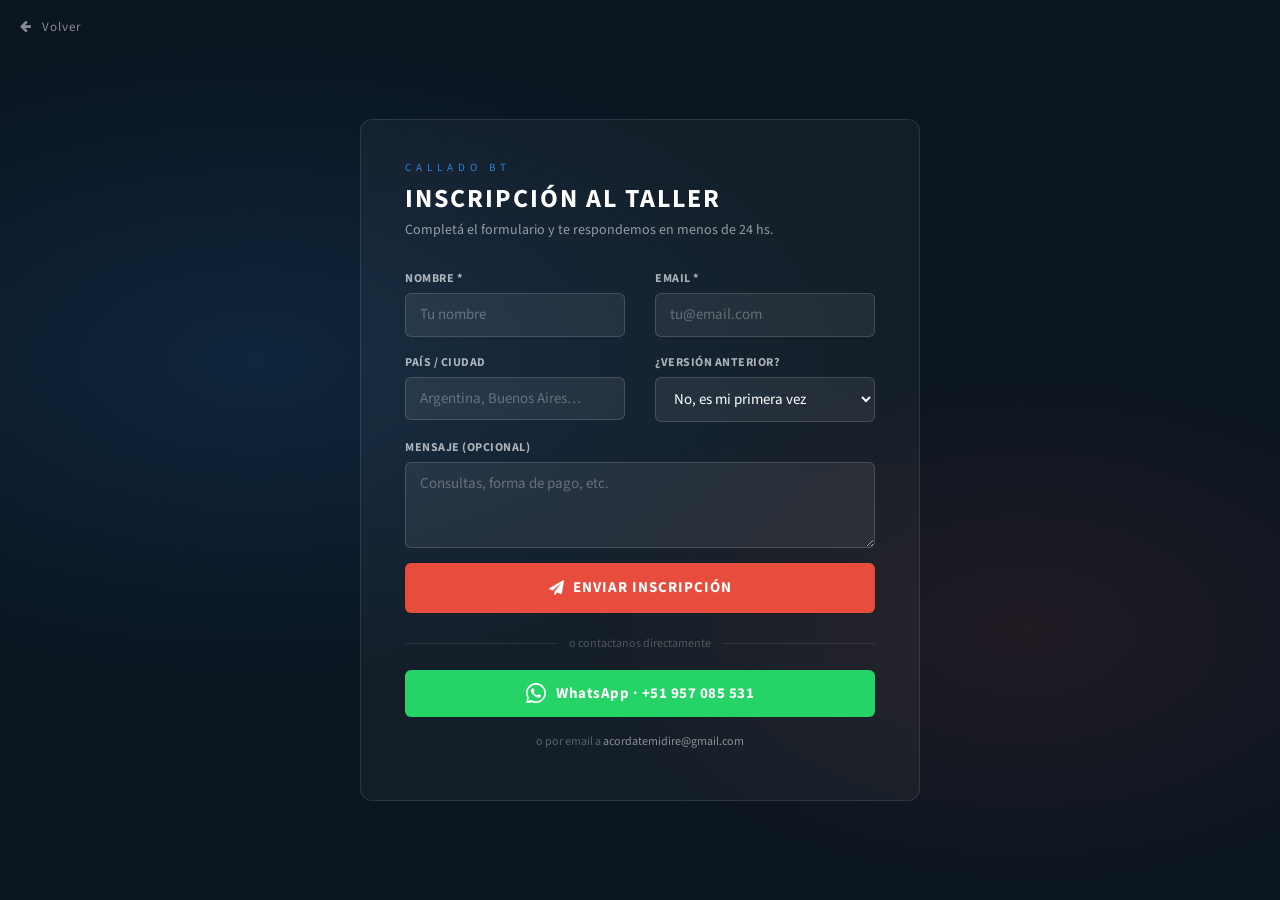
<file: inscripcion.html>
<!DOCTYPE html>
<html lang="es">
<head>
  <meta charset="UTF-8">
  <meta name="viewport" content="width=device-width, initial-scale=1">
  <title>Inscripción al Taller — CALLADO BT</title>

  <!-- Bootstrap 3 -->
  <link rel="stylesheet" href="https://maxcdn.bootstrapcdn.com/bootstrap/3.4.1/css/bootstrap.min.css">
  <!-- Font Awesome 4 -->
  <link rel="stylesheet" href="https://cdnjs.cloudflare.com/ajax/libs/font-awesome/4.7.0/css/font-awesome.min.css">
  <!-- Google Fonts -->
  <link href="https://fonts.googleapis.com/css?family=Source+Sans+Pro:300,400,700" rel="stylesheet">

  <style>
    html, body {
      background: #0a1520;
      color: #fff;
      font-family: 'Source Sans Pro', sans-serif;
      min-height: 100vh;
      margin: 0; padding: 0;
    }
    .insc-page {
      min-height: 100vh;
      display: flex;
      flex-direction: column;
      align-items: center;
      justify-content: center;
      padding: 60px 20px 40px;
      background:
        radial-gradient(ellipse 80% 60% at 20% 40%, rgba(46,134,222,0.15) 0%, transparent 60%),
        radial-gradient(ellipse 60% 50% at 80% 70%, rgba(231,76,60,0.10) 0%, transparent 60%),
        #0a1520;
    }
    .insc-back {
      position: absolute;
      top: 18px; left: 20px;
      font-size: 13px;
      color: rgba(255,255,255,0.5);
      text-decoration: none;
      letter-spacing: 1px;
    }
    .insc-back:hover { color: #fff; text-decoration: none; }
    .insc-back i { margin-right: 6px; }

    .insc-box {
      background: rgba(255,255,255,0.04);
      border: 1px solid rgba(255,255,255,0.10);
      border-radius: 12px;
      padding: 40px 44px;
      width: 100%; max-width: 560px;
    }
    .insc-logo {
      font-size: 11px; letter-spacing: 5px;
      text-transform: uppercase; color: #2e86de; margin-bottom: 10px;
    }
    .insc-title {
      font-size: 26px; font-weight: 700;
      letter-spacing: 2px; text-transform: uppercase;
      color: #fff; margin: 0 0 6px;
    }
    .insc-subtitle {
      font-size: 14px; color: rgba(255,255,255,0.55); margin-bottom: 28px;
    }
    .insc-box .form-group label {
      font-size: 12px; font-weight: 700;
      color: rgba(255,255,255,0.65);
      letter-spacing: 0.5px; margin-bottom: 6px;
      text-transform: uppercase;
    }
    .insc-box .form-control {
      background: rgba(255,255,255,0.07);
      border: 1px solid rgba(255,255,255,0.15);
      color: #fff; border-radius: 6px;
      font-size: 15px; padding: 10px 14px;
      height: auto; box-shadow: none;
      transition: border-color 0.2s;
    }
    .insc-box .form-control::placeholder { color: rgba(255,255,255,0.3); }
    .insc-box .form-control:focus {
      border-color: #e74c3c;
      background: rgba(255,255,255,0.10);
      box-shadow: 0 0 0 3px rgba(231,76,60,0.15);
      color: #fff; outline: none;
    }
    .insc-box select.form-control option { background: #1a252f; color: #fff; }

    .btn-send {
      width: 100%; margin-top: 10px;
      background: #e74c3c; color: #fff;
      border: none; border-radius: 6px;
      font-size: 15px; font-weight: 700;
      letter-spacing: 1px; padding: 14px;
      text-transform: uppercase; cursor: pointer;
      transition: background 0.2s;
      display: flex; align-items: center; justify-content: center; gap: 8px;
    }
    .btn-send:hover:not(:disabled) { background: #c0392b; }
    .btn-send:disabled { opacity: 0.6; cursor: not-allowed; }

    /* Spinner */
    .spinner {
      width: 16px; height: 16px;
      border: 2px solid rgba(255,255,255,0.3);
      border-top-color: #fff;
      border-radius: 50%;
      animation: spin 0.7s linear infinite;
      display: none;
    }
    @keyframes spin { to { transform: rotate(360deg); } }

    /* Alerts */
    .insc-alert {
      border-radius: 6px; padding: 12px 16px;
      font-size: 14px; margin-top: 14px; display: none;
    }
    .insc-alert-ok {
      background: rgba(39,174,96,0.12);
      border: 1px solid rgba(39,174,96,0.5);
      color: #2ecc71;
    }
    .insc-alert-err {
      background: rgba(231,76,60,0.12);
      border: 1px solid rgba(231,76,60,0.5);
      color: #e74c3c;
    }

    /* Divider */
    .insc-divider {
      display: flex; align-items: center; gap: 12px;
      margin: 22px 0 18px; color: rgba(255,255,255,0.25); font-size: 12px;
    }
    .insc-divider::before, .insc-divider::after {
      content: ''; flex: 1;
      border-top: 1px solid rgba(255,255,255,0.1);
    }

    /* WhatsApp button */
    .btn-whatsapp {
      display: flex; align-items: center; justify-content: center; gap: 10px;
      width: 100%; padding: 13px;
      background: #25d366; color: #fff;
      border: none; border-radius: 6px;
      font-size: 15px; font-weight: 700;
      letter-spacing: 0.5px; text-decoration: none;
      transition: background 0.2s;
    }
    .btn-whatsapp:hover { background: #1ebe5d; color: #fff; text-decoration: none; }
    .btn-whatsapp svg { width: 20px; height: 20px; fill: #fff; flex-shrink: 0; }

    .insc-email-hint {
      text-align: center; margin-top: 16px;
      font-size: 12px; color: rgba(255,255,255,0.3);
    }
    .insc-email-hint a { color: rgba(255,255,255,0.5); }

    @media (max-width: 600px) { .insc-box { padding: 28px 20px; } }
  </style>
</head>
<body>

  <div class="insc-page">
    <a href="taller.html" class="insc-back"><i class="fa fa-arrow-left"></i> Volver</a>

    <div class="insc-box">
      <p class="insc-logo">CALLADO BT</p>
      <h1 class="insc-title">Inscripción al taller</h1>
      <p class="insc-subtitle">Completá el formulario y te respondemos en menos de 24 hs.</p>

      <form id="formInscripcion" novalidate>
        <div class="row">
          <div class="col-sm-6">
            <div class="form-group">
              <label for="fi-nombre">Nombre *</label>
              <input type="text" class="form-control" id="fi-nombre" placeholder="Tu nombre" required>
            </div>
          </div>
          <div class="col-sm-6">
            <div class="form-group">
              <label for="fi-email">Email *</label>
              <input type="email" class="form-control" id="fi-email" placeholder="tu@email.com" required>
            </div>
          </div>
        </div>
        <div class="row">
          <div class="col-sm-6">
            <div class="form-group">
              <label for="fi-pais">País / Ciudad</label>
              <input type="text" class="form-control" id="fi-pais" placeholder="Argentina, Buenos Aires…">
            </div>
          </div>
          <div class="col-sm-6">
            <div class="form-group">
              <label for="fi-version">¿Versión anterior?</label>
              <select class="form-control" id="fi-version">
                <option value="no">No, es mi primera vez</option>
                <option value="si">Sí (pido 50% de descuento)</option>
              </select>
            </div>
          </div>
        </div>
        <div class="form-group">
          <label for="fi-mensaje">Mensaje (opcional)</label>
          <textarea class="form-control" id="fi-mensaje" rows="3"
            placeholder="Consultas, forma de pago, etc."></textarea>
        </div>

        <button type="submit" class="btn-send" id="btn-send">
          <span class="spinner" id="spinner"></span>
          <i class="fa fa-paper-plane" id="btn-icon"></i>
          <span id="btn-text">Enviar inscripción</span>
        </button>

        <div class="insc-alert insc-alert-ok" id="alert-ok">
          <i class="fa fa-check-circle"></i>
          &nbsp;<strong>¡Mensaje enviado!</strong> Te respondemos en menos de 24 hs.
        </div>
        <div class="insc-alert insc-alert-err" id="alert-err">
          <i class="fa fa-exclamation-circle"></i>
          &nbsp;<span id="err-msg">Error al enviar. Intentá por WhatsApp o email directo.</span>
        </div>
      </form>

      <div class="insc-divider">o contactanos directamente</div>

      <a class="btn-whatsapp"
         href="https://wa.me/51957085531?text=Hola%2C%20quiero%20anotarme%20al%20taller%20CALLADO%20BT"
         target="_blank">
        <!-- WhatsApp icon SVG -->
        <svg viewBox="0 0 24 24" xmlns="http://www.w3.org/2000/svg">
          <path d="M17.472 14.382c-.297-.149-1.758-.867-2.03-.967-.273-.099-.471-.148-.67.15
            -.197.297-.767.966-.94 1.164-.173.199-.347.223-.644.075-.297-.15-1.255-.463-2.39-1.475
            -.883-.788-1.48-1.761-1.653-2.059-.173-.297-.018-.458.13-.606.134-.133.298-.347.446-.52
            .149-.174.198-.298.298-.497.099-.198.05-.371-.025-.52-.075-.149-.669-1.612-.916-2.207
            -.242-.579-.487-.5-.669-.51-.173-.008-.371-.01-.57-.01-.198 0-.52.074-.792.372
            -.272.297-1.04 1.016-1.04 2.479 0 1.462 1.065 2.875 1.213 3.074.149.198 2.096 3.2
            5.077 4.487.709.306 1.262.489 1.694.625.712.227 1.36.195 1.871.118.571-.085
            1.758-.719 2.006-1.413.248-.694.248-1.289.173-1.413-.074-.124-.272-.198-.57-.347z"/>
          <path d="M12 0C5.373 0 0 5.373 0 12c0 2.127.558 4.122 1.532 5.852L.057 23.571
            a.75.75 0 0 0 .921.921l5.752-1.467A11.945 11.945 0 0 0 12 24c6.627 0 12-5.373
            12-12S18.627 0 12 0zm0 22c-1.907 0-3.693-.505-5.234-1.385l-.376-.217-3.892.993
            1.007-3.868-.228-.384A9.96 9.96 0 0 1 2 12C2 6.477 6.477 2 12 2s10 4.477 10 10
            -4.477 10-10 10z"/>
        </svg>
        WhatsApp · +51 957 085 531
      </a>

      <p class="insc-email-hint">
        o por email a <a href="mailto:acordatemidire@gmail.com">acordatemidire@gmail.com</a>
      </p>
    </div>
  </div>

  <script>
    /* ---- Web3Forms — envío directo sin abrir cliente de email ----
       Para activar: ingresá a https://web3forms.com, escribí tu email
       y pegá la access key que te mandan en ACCESS_KEY abajo.        */
    var ACCESS_KEY = 'TU_ACCESS_KEY_AQUI';

    document.getElementById('formInscripcion').addEventListener('submit', function (e) {
      e.preventDefault();

      var nombre  = document.getElementById('fi-nombre').value.trim();
      var email   = document.getElementById('fi-email').value.trim();
      var pais    = document.getElementById('fi-pais').value.trim();
      var version = document.getElementById('fi-version').value;
      var mensaje = document.getElementById('fi-mensaje').value.trim();

      if (!nombre || !email) {
        showError('Completá nombre y email para continuar.');
        return;
      }

      var versionTexto = version === 'si'
        ? 'Sí, tengo versión anterior (solicito 50% dto.)'
        : 'No, es mi primera vez';

      /* Mostrar spinner */
      setLoading(true);
      hideAlerts();

      fetch('https://api.web3forms.com/submit', {
        method: 'POST',
        headers: { 'Content-Type': 'application/json', 'Accept': 'application/json' },
        body: JSON.stringify({
          access_key:  ACCESS_KEY,
          subject:     'Inscripción taller CALLADO BT — ' + nombre,
          from_name:   nombre,
          replyto:     email,
          message: [
            'Nombre: '           + nombre,
            'Email: '            + email,
            'País/Ciudad: '      + (pais || 'No especificado'),
            'Versión anterior: ' + versionTexto,
            '',
            'Mensaje:',
            mensaje || '(sin mensaje adicional)'
          ].join('\n')
        })
      })
      .then(function (res) { return res.json(); })
      .then(function (data) {
        setLoading(false);
        if (data.success) {
          document.getElementById('alert-ok').style.display = 'block';
          document.getElementById('formInscripcion').reset();
        } else {
          showError(data.message || 'Error al enviar. Intentá por WhatsApp.');
        }
      })
      .catch(function () {
        setLoading(false);
        showError('Sin conexión. Contactanos por WhatsApp o email.');
      });
    });

    function setLoading(on) {
      var btn    = document.getElementById('btn-send');
      var spin   = document.getElementById('spinner');
      var icon   = document.getElementById('btn-icon');
      var txt    = document.getElementById('btn-text');
      btn.disabled   = on;
      spin.style.display = on ? 'block' : 'none';
      icon.style.display = on ? 'none'  : 'inline';
      txt.textContent    = on ? 'Enviando…' : 'Enviar inscripción';
    }

    function hideAlerts() {
      document.getElementById('alert-ok').style.display  = 'none';
      document.getElementById('alert-err').style.display = 'none';
    }

    function showError(msg) {
      document.getElementById('err-msg').textContent = msg;
      document.getElementById('alert-err').style.display = 'block';
    }
  </script>
</body>
</html>
</file>
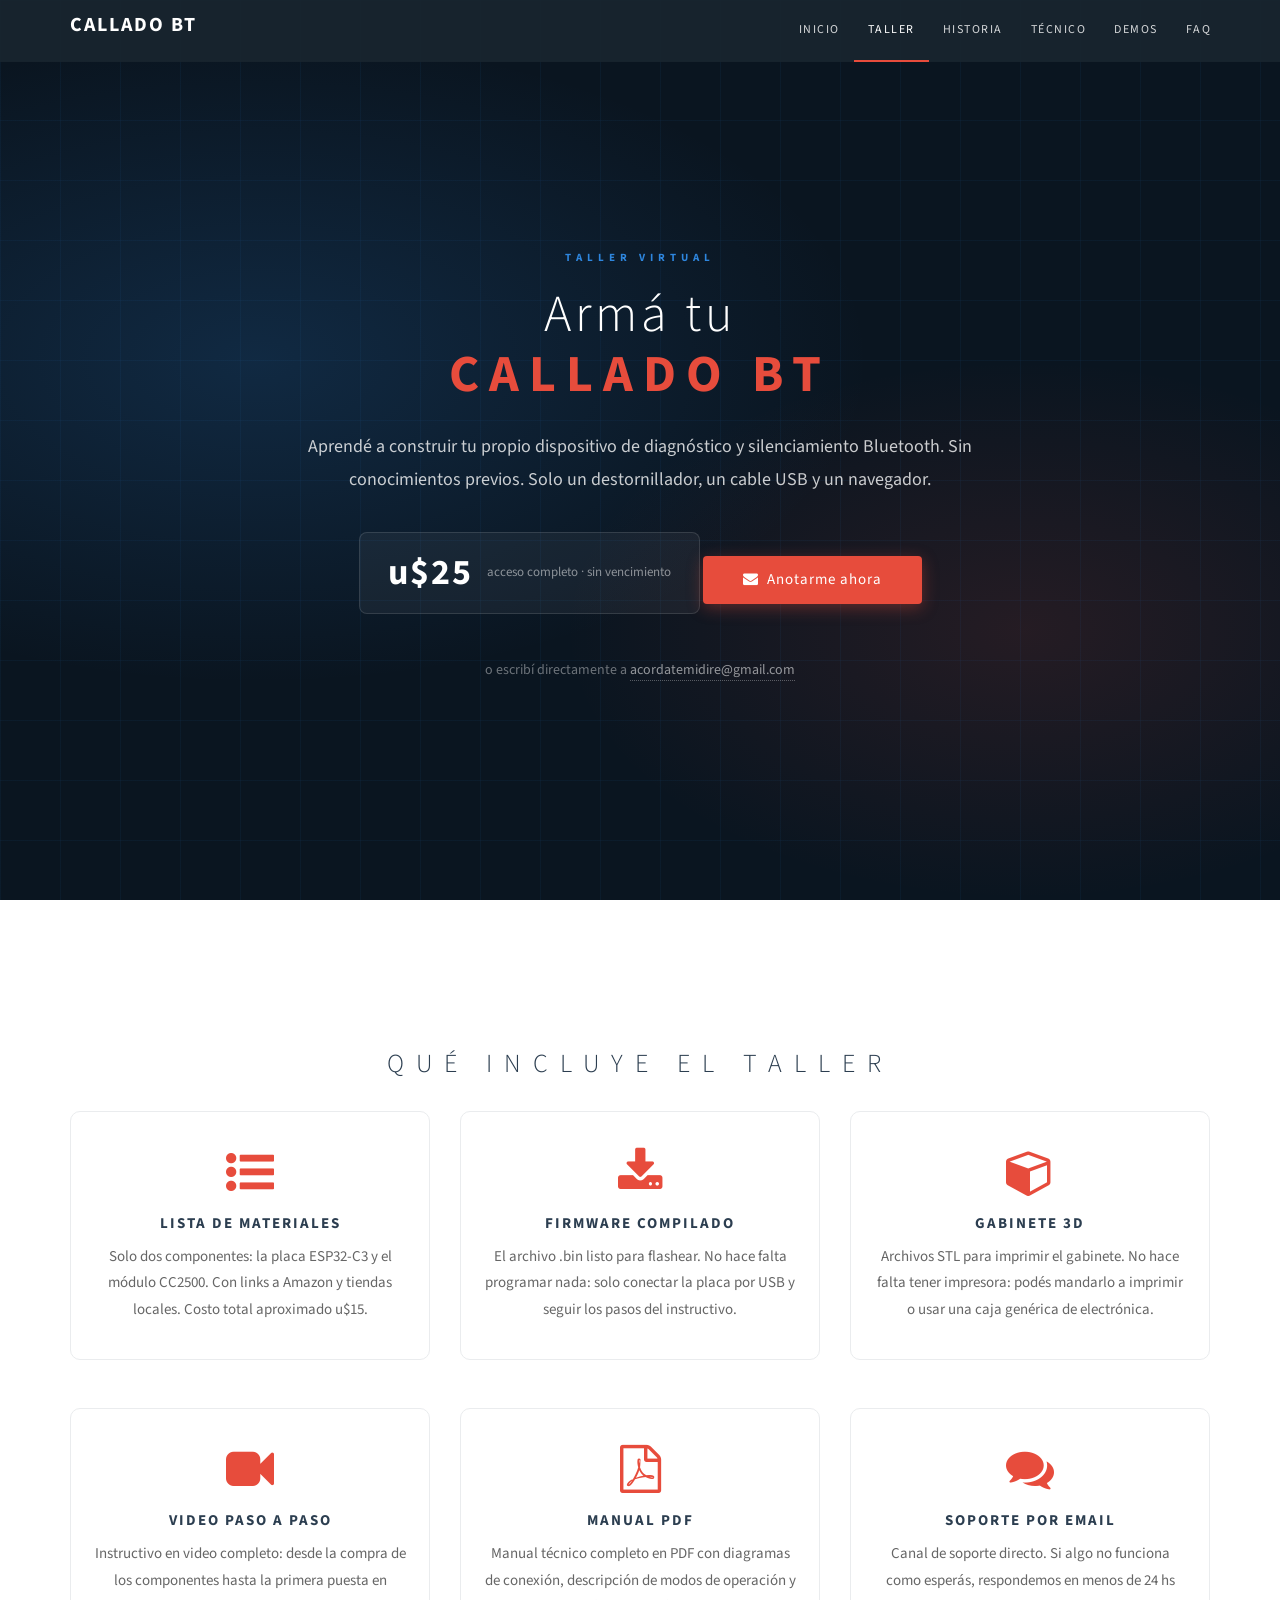
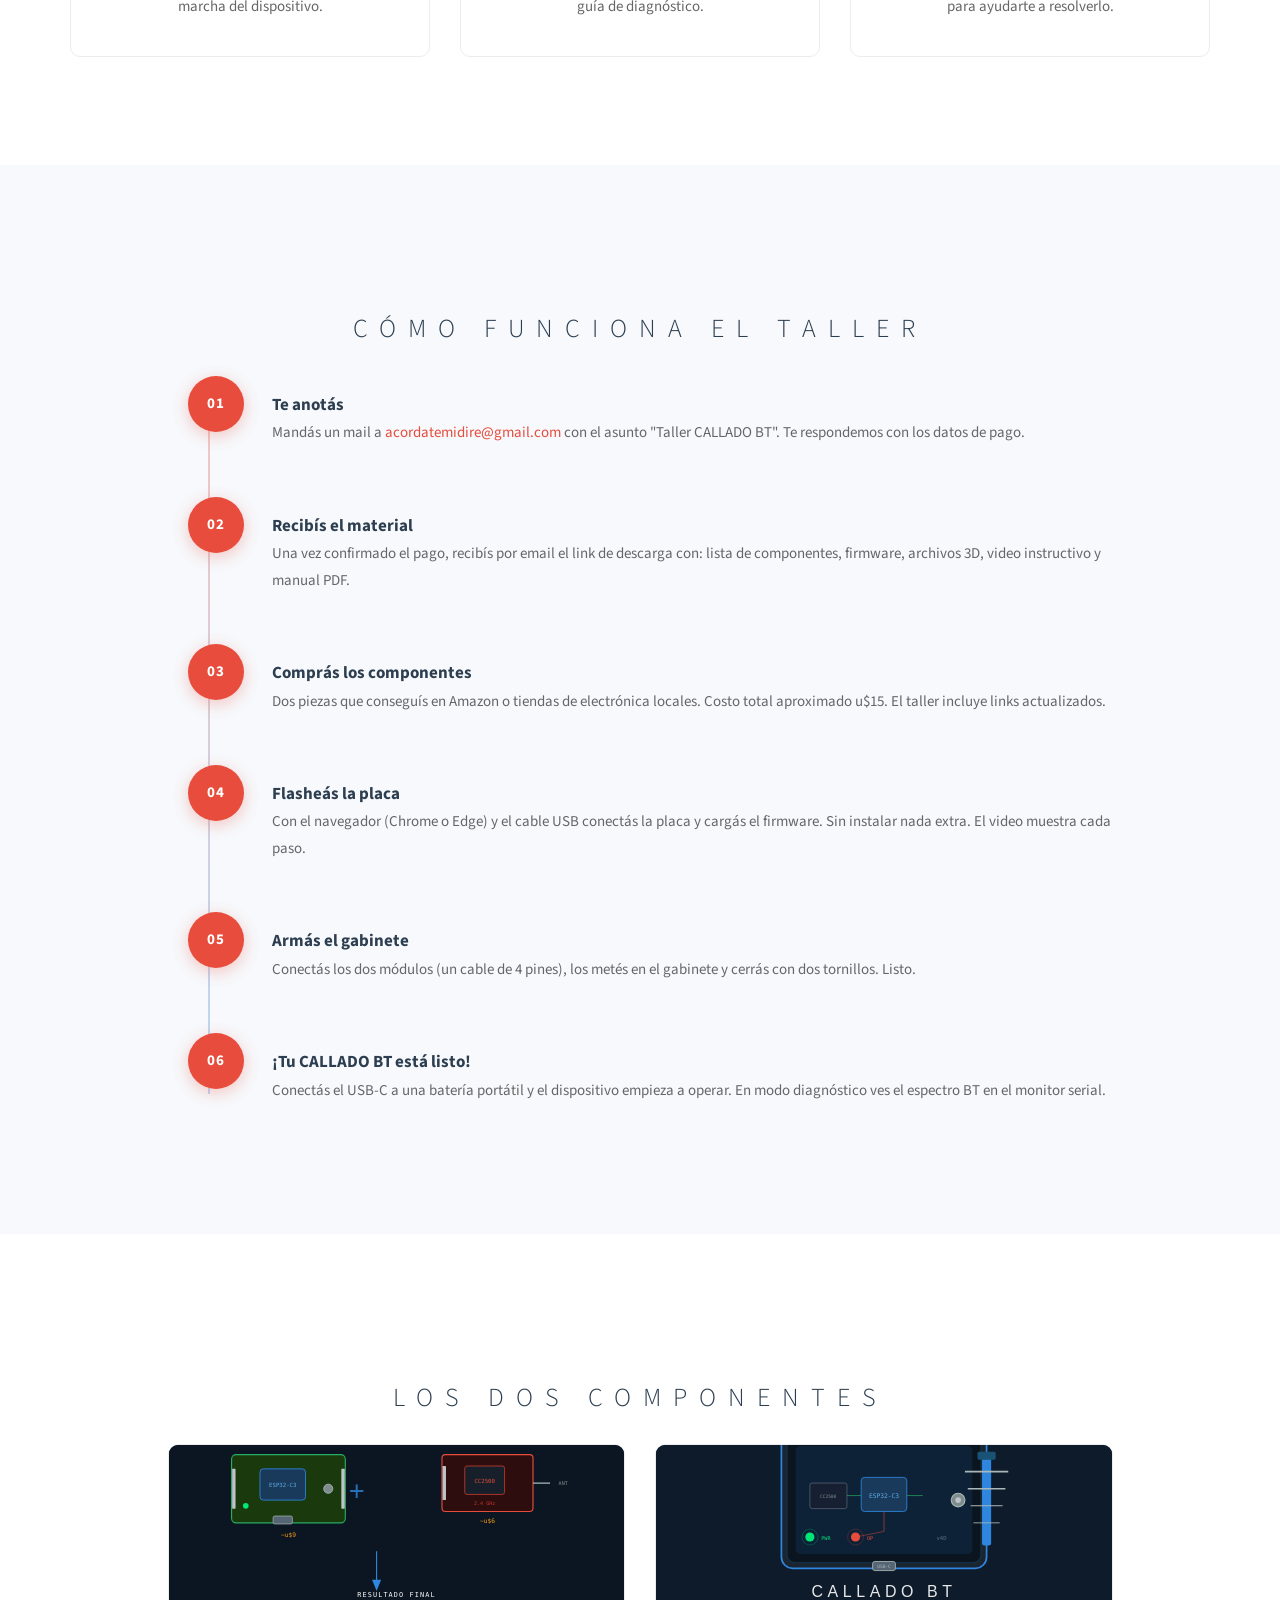
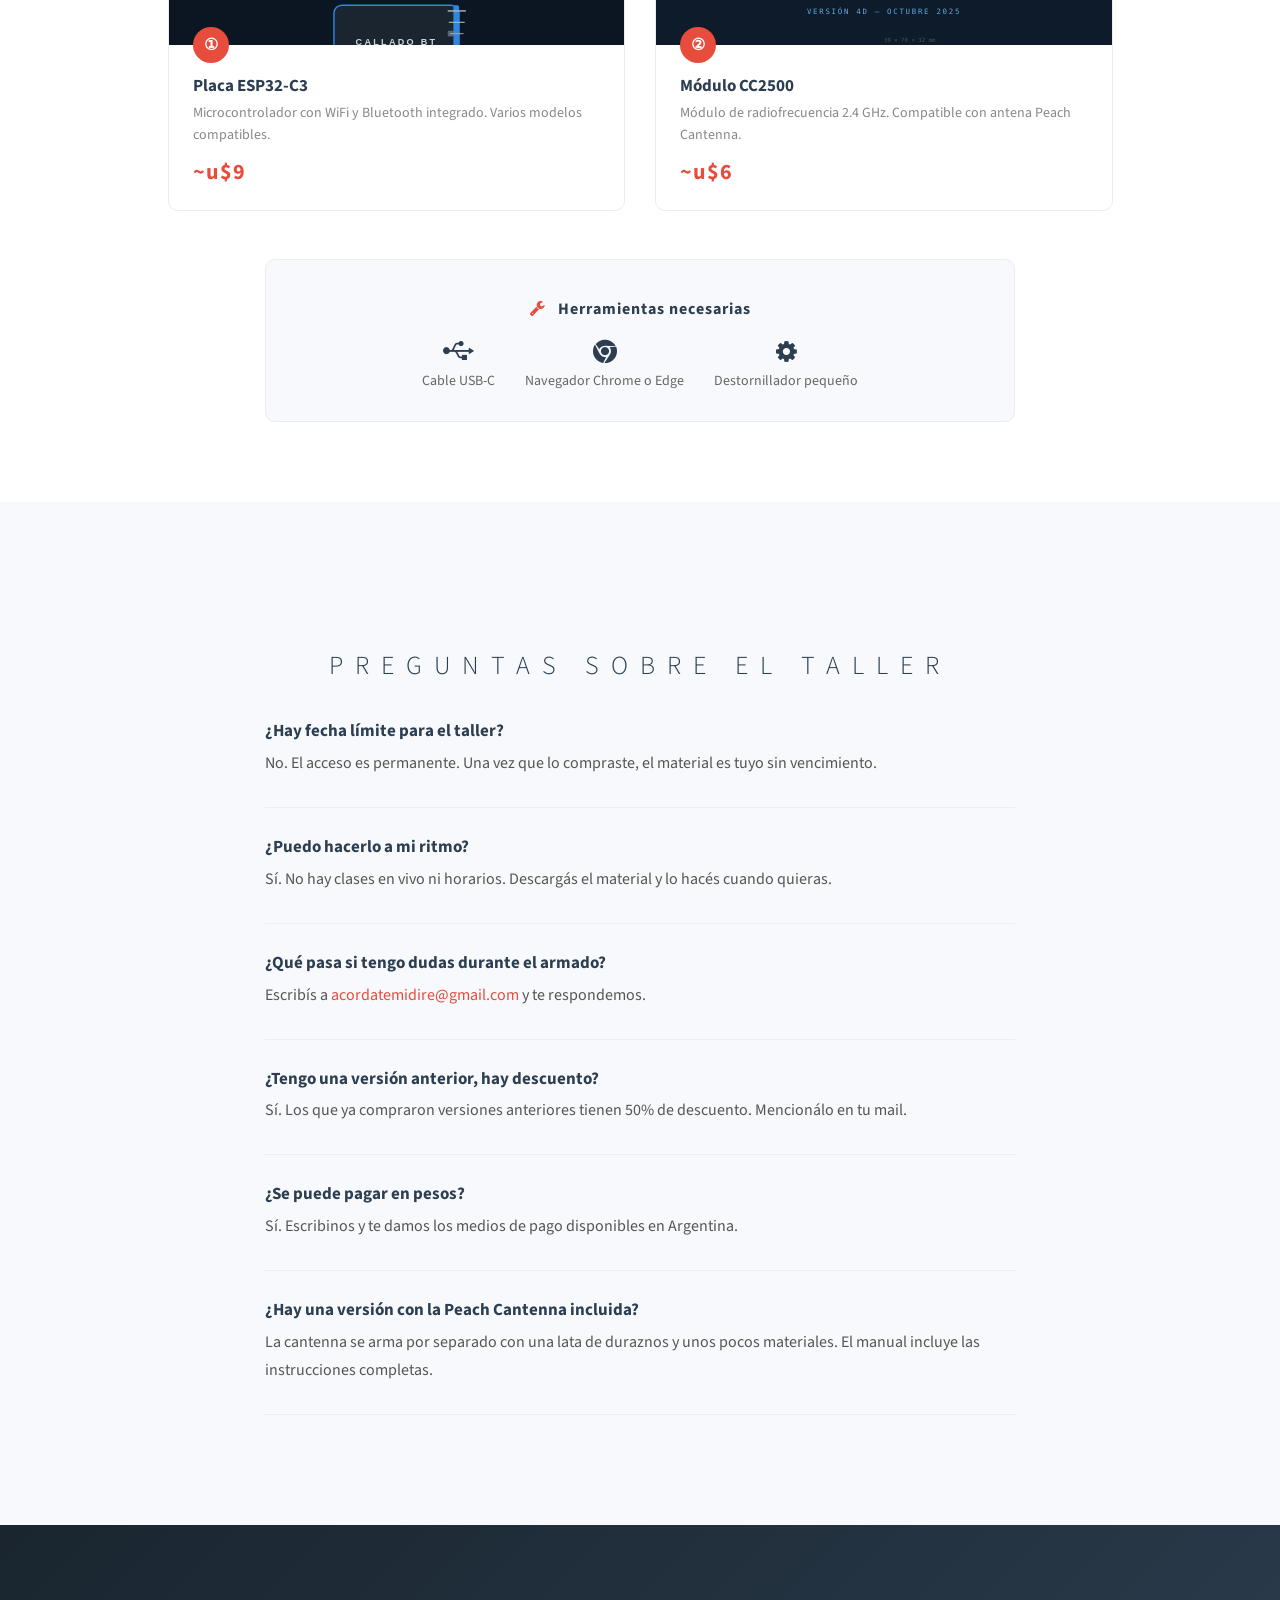
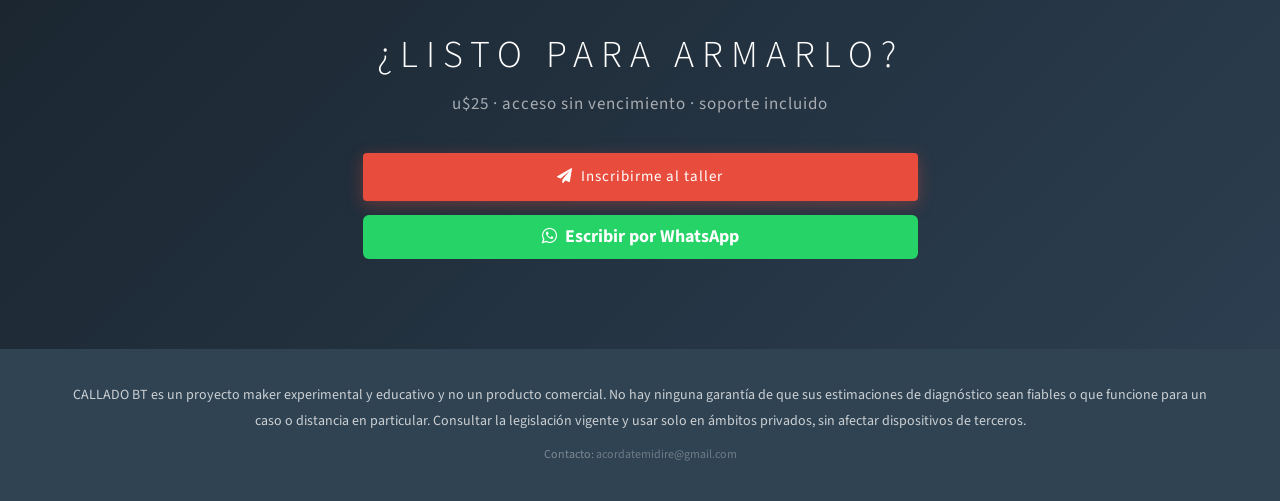
<file: taller.html>
<!DOCTYPE html>
<html lang="es">
<head>
  <meta charset="UTF-8">
  <meta name="viewport" content="width=device-width, initial-scale=1">
  <title>Taller Virtual — CALLADO BT</title>
  <meta name="description" content="Taller virtual para armar CALLADO BT: herramienta de diagnóstico y silenciamiento Bluetooth. Aprende a construirlo paso a paso.">

  <!-- Bootstrap 3 -->
  <link rel="stylesheet" href="https://maxcdn.bootstrapcdn.com/bootstrap/3.4.1/css/bootstrap.min.css">
  <!-- Animate.css -->
  <link rel="stylesheet" href="https://cdnjs.cloudflare.com/ajax/libs/animate.css/3.7.2/animate.min.css">
  <!-- Font Awesome 4 -->
  <link rel="stylesheet" href="https://cdnjs.cloudflare.com/ajax/libs/font-awesome/4.7.0/css/font-awesome.min.css">
  <!-- Google Fonts -->
  <link href="https://fonts.googleapis.com/css?family=Source+Sans+Pro:300,400,700" rel="stylesheet">
  <!-- CSS propio -->
  <link rel="stylesheet" href="css/style.css">
  <link rel="stylesheet" href="css/taller.css">
</head>
<body class="taller-page">

  <!-- PRELOADER -->
  <div class="preloader">
    <div class="preloader-inner"></div>
  </div>

  <!-- NAVBAR -->
  <div class="navbar navbar-default navbar-fixed-top" role="navigation">
    <div class="container">
      <div class="navbar-header">
        <button class="navbar-toggle" data-toggle="collapse" data-target=".navbar-collapse">
          <span class="icon-bar"></span>
          <span class="icon-bar"></span>
          <span class="icon-bar"></span>
        </button>
        <a href="index.html" class="navbar-brand">CALLADO BT</a>
      </div>
      <div class="collapse navbar-collapse">
        <ul class="nav navbar-nav navbar-right">
          <li><a href="index.html"><span>Inicio</span></a></li>
          <li class="active"><a href="taller.html"><span>Taller</span></a></li>
          <li><a href="index.html#historia"><span>Historia</span></a></li>
          <li><a href="index.html#tecnico"><span>Técnico</span></a></li>
          <li><a href="index.html#demos"><span>Demos</span></a></li>
          <li><a href="index.html#faq"><span>FAQ</span></a></li>

        </ul>
      </div>
    </div>
  </div>

  <!-- HERO del taller -->
  <section class="taller-hero">
    <div class="taller-hero-bg"></div>
    <div class="container">
      <div class="row">
        <div class="col-md-12 text-center wow fadeInUp">
          <p class="taller-eyebrow">TALLER VIRTUAL</p>
          <h1 class="taller-title">Armá tu<br><span>CALLADO BT</span></h1>
          <p class="taller-subtitle">
            Aprendé a construir tu propio dispositivo de diagnóstico y silenciamiento Bluetooth.
            Sin conocimientos previos. Solo un destornillador, un cable USB y un navegador.
          </p>
          <div class="taller-price-box">
            <span class="taller-price">u$25</span>
            <span class="taller-price-desc">acceso completo · sin vencimiento</span>
          </div>
          <a href="inscripcion.html" class="btn btn-cta btn-lg">
            <i class="fa fa-envelope"></i> &nbsp;Anotarme ahora
          </a>
          <p class="taller-contact-hint">o escribí directamente a <a href="mailto:acordatemidire@gmail.com">acordatemidire@gmail.com</a></p>
        </div>
      </div>
    </div>
  </section>

  <!-- ===== QUÉ INCLUYE ===== -->
  <section class="taller-section" id="incluye">
    <div class="container">
      <h2 class="section-title wow fadeInUp">Qué incluye el taller</h2>
      <div class="row wow fadeInUp">
        <div class="col-md-4">
          <div class="taller-card">
            <i class="fa fa-list-ul fa-3x"></i>
            <h4>Lista de materiales</h4>
            <p>
              Solo dos componentes: la placa ESP32-C3 y el módulo CC2500.
              Con links a Amazon y tiendas locales. Costo total aproximado u$15.
            </p>
          </div>
        </div>
        <div class="col-md-4">
          <div class="taller-card">
            <i class="fa fa-download fa-3x"></i>
            <h4>Firmware compilado</h4>
            <p>
              El archivo .bin listo para flashear. No hace falta programar nada:
              solo conectar la placa por USB y seguir los pasos del instructivo.
            </p>
          </div>
        </div>
        <div class="col-md-4">
          <div class="taller-card">
            <i class="fa fa-cube fa-3x"></i>
            <h4>Gabinete 3D</h4>
            <p>
              Archivos STL para imprimir el gabinete. No hace falta tener impresora:
              podés mandarlo a imprimir o usar una caja genérica de electrónica.
            </p>
          </div>
        </div>
      </div>
      <div class="row wow fadeInUp" style="margin-top:20px">
        <div class="col-md-4">
          <div class="taller-card">
            <i class="fa fa-video-camera fa-3x"></i>
            <h4>Video paso a paso</h4>
            <p>
              Instructivo en video completo: desde la compra de los componentes
              hasta la primera puesta en marcha del dispositivo.
            </p>
          </div>
        </div>
        <div class="col-md-4">
          <div class="taller-card">
            <i class="fa fa-file-pdf-o fa-3x"></i>
            <h4>Manual PDF</h4>
            <p>
              Manual técnico completo en PDF con diagramas de conexión,
              descripción de modos de operación y guía de diagnóstico.
            </p>
          </div>
        </div>
        <div class="col-md-4">
          <div class="taller-card">
            <i class="fa fa-comments fa-3x"></i>
            <h4>Soporte por email</h4>
            <p>
              Canal de soporte directo. Si algo no funciona como esperás,
              respondemos en menos de 24 hs para ayudarte a resolverlo.
            </p>
          </div>
        </div>
      </div>
    </div>
  </section>

  <!-- ===== PASOS ===== -->
  <section class="taller-section taller-section--dark" id="pasos">
    <div class="container">
      <h2 class="section-title wow fadeInUp">Cómo funciona el taller</h2>
      <div class="row wow fadeInUp">
        <div class="col-md-10 col-md-offset-1">
          <div class="steps-list">

            <div class="step-item">
              <div class="step-number">01</div>
              <div class="step-content">
                <h4>Te anotás</h4>
                <p>Mandás un mail a <a href="mailto:acordatemidire@gmail.com">acordatemidire@gmail.com</a> con el asunto "Taller CALLADO BT". Te respondemos con los datos de pago.</p>
              </div>
            </div>

            <div class="step-item">
              <div class="step-number">02</div>
              <div class="step-content">
                <h4>Recibís el material</h4>
                <p>Una vez confirmado el pago, recibís por email el link de descarga con: lista de componentes, firmware, archivos 3D, video instructivo y manual PDF.</p>
              </div>
            </div>

            <div class="step-item">
              <div class="step-number">03</div>
              <div class="step-content">
                <h4>Comprás los componentes</h4>
                <p>Dos piezas que conseguís en Amazon o tiendas de electrónica locales. Costo total aproximado u$15. El taller incluye links actualizados.</p>
              </div>
            </div>

            <div class="step-item">
              <div class="step-number">04</div>
              <div class="step-content">
                <h4>Flasheás la placa</h4>
                <p>Con el navegador (Chrome o Edge) y el cable USB conectás la placa y cargás el firmware. Sin instalar nada extra. El video muestra cada paso.</p>
              </div>
            </div>

            <div class="step-item">
              <div class="step-number">05</div>
              <div class="step-content">
                <h4>Armás el gabinete</h4>
                <p>Conectás los dos módulos (un cable de 4 pines), los metés en el gabinete y cerrás con dos tornillos. Listo.</p>
              </div>
            </div>

            <div class="step-item">
              <div class="step-number">06</div>
              <div class="step-content">
                <h4>¡Tu CALLADO BT está listo!</h4>
                <p>Conectás el USB-C a una batería portátil y el dispositivo empieza a operar. En modo diagnóstico ves el espectro BT en el monitor serial.</p>
              </div>
            </div>

          </div>
        </div>
      </div>
    </div>
  </section>

  <!-- ===== COMPONENTES ===== -->
  <section class="taller-section" id="componentes">
    <div class="container">
      <h2 class="section-title wow fadeInUp">Los dos componentes</h2>
      <div class="row wow fadeInUp">
        <div class="col-md-5 col-md-offset-1">
          <div class="component-card">
            <div class="component-img">
              <img src="images/gallery-img3.svg" alt="Componentes CALLADO BT">
            </div>
            <div class="component-info">
              <span class="component-number">①</span>
              <h4>Placa ESP32-C3</h4>
              <p>Microcontrolador con WiFi y Bluetooth integrado. Varios modelos compatibles.</p>
              <span class="component-price">~u$9</span>
            </div>
          </div>
        </div>
        <div class="col-md-5">
          <div class="component-card">
            <div class="component-img">
              <img src="images/gallery-img1.svg" alt="Módulo CC2500">
            </div>
            <div class="component-info">
              <span class="component-number">②</span>
              <h4>Módulo CC2500</h4>
              <p>Módulo de radiofrecuencia 2.4 GHz. Compatible con antena Peach Cantenna.</p>
              <span class="component-price">~u$6</span>
            </div>
          </div>
        </div>
      </div>
      <div class="row wow fadeInUp">
        <div class="col-md-8 col-md-offset-2 text-center">
          <div class="tools-box">
            <h4><i class="fa fa-wrench"></i> Herramientas necesarias</h4>
            <div class="tools-grid">
              <div class="tool-item"><i class="fa fa-usb"></i><span>Cable USB-C</span></div>
              <div class="tool-item"><i class="fa fa-chrome"></i><span>Navegador Chrome o Edge</span></div>
              <div class="tool-item"><i class="fa fa-cog"></i><span>Destornillador pequeño</span></div>
            </div>
          </div>
        </div>
      </div>
    </div>
  </section>

  <!-- ===== PREGUNTAS FRECUENTES ===== -->
  <section class="taller-section taller-section--dark" id="faq-taller">
    <div class="container">
      <h2 class="section-title wow fadeInUp">Preguntas sobre el taller</h2>
      <div class="row wow fadeInUp">
        <div class="col-md-8 col-md-offset-2">

          <div class="faq-item">
            <h4>¿Hay fecha límite para el taller?</h4>
            <p>No. El acceso es permanente. Una vez que lo compraste, el material es tuyo sin vencimiento.</p>
          </div>

          <div class="faq-item">
            <h4>¿Puedo hacerlo a mi ritmo?</h4>
            <p>Sí. No hay clases en vivo ni horarios. Descargás el material y lo hacés cuando quieras.</p>
          </div>

          <div class="faq-item">
            <h4>¿Qué pasa si tengo dudas durante el armado?</h4>
            <p>Escribís a <a href="mailto:acordatemidire@gmail.com">acordatemidire@gmail.com</a> y te respondemos.</p>
          </div>

          <div class="faq-item">
            <h4>¿Tengo una versión anterior, hay descuento?</h4>
            <p>Sí. Los que ya compraron versiones anteriores tienen 50% de descuento. Mencionálo en tu mail.</p>
          </div>

          <div class="faq-item">
            <h4>¿Se puede pagar en pesos?</h4>
            <p>Sí. Escribinos y te damos los medios de pago disponibles en Argentina.</p>
          </div>

          <div class="faq-item">
            <h4>¿Hay una versión con la Peach Cantenna incluida?</h4>
            <p>La cantenna se arma por separado con una lata de duraznos y unos pocos materiales. El manual incluye las instrucciones completas.</p>
          </div>

        </div>
      </div>
    </div>
  </section>

  <!-- ===== CTA FINAL ===== -->
  <section class="taller-cta" id="inscripcion">
    <div class="container">
      <div class="row">
        <div class="col-md-6 col-md-offset-3 text-center wow fadeInUp">
          <h2 class="taller-cta-title">¿Listo para armarlo?</h2>
          <p class="taller-cta-desc">u$25 · acceso sin vencimiento · soporte incluido</p>
          <a href="inscripcion.html" class="btn btn-cta btn-lg" style="margin-bottom:14px; display:block">
            <i class="fa fa-paper-plane"></i> &nbsp;Inscribirme al taller
          </a>
          <a href="https://wa.me/51957085531?text=Hola%2C%20quiero%20anotarme%20al%20taller%20CALLADO%20BT"
             target="_blank"
             class="btn btn-lg"
             style="background:#25d366;color:#fff;border:none;display:block;font-weight:700">
            <i class="fa fa-whatsapp"></i> &nbsp;Escribir por WhatsApp
          </a>
        </div>
      </div>
    </div>
  </section>

  <!-- FOOTER -->
  <footer>
    <div class="container">
      <p>
        CALLADO BT es un proyecto maker experimental y educativo y no un producto comercial.
        No hay ninguna garantía de que sus estimaciones de diagnóstico sean fiables o que
        funcione para un caso o distancia en particular. Consultar la legislación vigente
        y usar solo en ámbitos privados, sin afectar dispositivos de terceros.
      </p>
      <p style="margin-top:10px; opacity:0.5; font-size:12px;">
        Contacto: <a href="mailto:acordatemidire@gmail.com" style="color:rgba(255,255,255,0.6)">acordatemidire@gmail.com</a>
      </p>
    </div>
  </footer>

  <!-- Botón ir arriba -->
  <a href="#top" class="go-top"><i class="fa fa-angle-up"></i></a>

  <!-- SCRIPTS -->
  <script src="https://code.jquery.com/jquery-3.6.0.min.js"></script>
  <script src="https://maxcdn.bootstrapcdn.com/bootstrap/3.4.1/js/bootstrap.min.js"></script>
  <script src="https://cdnjs.cloudflare.com/ajax/libs/wow/1.1.2/wow.min.js"></script>
  <script src="js/taller.js"></script>
</body>
</html>
</file>
<file: css/style.css>
/* ===== RESET & BASE ===== */
* { box-sizing: border-box; }

body {
  font-family: 'Source Sans Pro', sans-serif;
  font-size: 16px;
  color: #333;
  background: #fff;
}

a { color: #e74c3c; text-decoration: none; }
a:hover { color: #c0392b; }

/* ===== PRELOADER ===== */
.preloader {
  position: fixed;
  top: 0; left: 0;
  width: 100%; height: 100%;
  background: #1a252f;
  z-index: 9999;
  display: flex;
  align-items: center;
  justify-content: center;
}
.preloader-inner {
  width: 40px; height: 40px;
  border: 4px solid rgba(255,255,255,0.15);
  border-top-color: #e74c3c;
  border-radius: 50%;
  animation: spin 0.8s linear infinite;
}
@keyframes spin { to { transform: rotate(360deg); } }

/* ===== NAVBAR ===== */
.navbar-default {
  background-color: rgba(26, 37, 47, 0.92) !important;
  border: none;
  transition: background-color 0.3s;
}
.navbar-default .navbar-brand {
  color: #fff !important;
  font-weight: 700;
  font-size: 20px;
  letter-spacing: 2px;
  text-transform: uppercase;
}
.navbar-default .nav > li > a {
  color: rgba(255,255,255,0.82) !important;
  font-size: 12px;
  letter-spacing: 1.5px;
  text-transform: uppercase;
  padding: 20px 14px;
  transition: color 0.25s, border-bottom 0.25s;
}
.navbar-default .nav > li > a:hover,
.navbar-default .nav > li.active > a {
  color: #fff !important;
  border-bottom: 2px solid #e74c3c;
  background: transparent !important;
}
/* Hamburger en mobile */
.navbar-default .navbar-toggle .icon-bar { background-color: #fff; }
.navbar-default .navbar-toggle { border-color: rgba(255,255,255,0.3); }

/* ===== HERO ===== */
#home {
  min-height: 100vh;
  display: flex;
  align-items: center;
  justify-content: center;
  text-align: center;
  position: relative;
  color: #fff;
  padding: 120px 20px 80px;
}

.overlay {
  position: absolute;
  top: 0; left: 0;
  width: 100%; height: 100%;
  background: rgba(18, 28, 38, 0.62);
  z-index: 1;
}

#home .container {
  position: relative;
  z-index: 2;
}

.hero-title {
  font-size: 54px;
  font-weight: 300;
  letter-spacing: 18px;
  text-transform: uppercase;
  color: #fff;
  margin-bottom: 28px;
  line-height: 1.1;
}

.hero-desc {
  font-size: 18px;
  line-height: 1.85;
  max-width: 780px;
  margin: 0 auto 16px;
  color: rgba(255,255,255,0.88);
}

.hero-email {
  color: rgba(255,255,255,0.65);
  margin-bottom: 32px;
  font-size: 15px;
}
.hero-email a { color: #e74c3c; border-bottom: 1px dotted #e74c3c; }

.btn-cta {
  display: inline-block;
  background-color: #e74c3c;
  color: #fff !important;
  padding: 14px 40px;
  border-radius: 4px;
  font-size: 15px;
  letter-spacing: 1px;
  border: none;
  transition: background 0.28s, transform 0.2s, box-shadow 0.2s;
  box-shadow: 0 4px 16px rgba(231,76,60,0.35);
}
.btn-cta:hover {
  background-color: #c0392b;
  transform: translateY(-2px);
  box-shadow: 0 8px 24px rgba(231,76,60,0.45);
}

/* ===== SECCIONES GENERALES ===== */
#gallery { padding: 80px 0 60px; }
section { scroll-margin-top: 60px; }

.section-title {
  font-size: 26px;
  font-weight: 300;
  letter-spacing: 12px;
  text-transform: uppercase;
  text-align: center;
  margin: 70px 0 32px;
  color: #2c3e50;
}

.subsection-title {
  font-size: 20px;
  font-weight: 400;
  letter-spacing: 5px;
  text-transform: uppercase;
  text-align: center;
  margin: 50px 0 20px;
  color: #2c3e50;
}

/* ===== LISTAS ===== */
.feature-list,
.taller-list {
  list-style: none;
  padding: 0;
  margin-bottom: 30px;
}
.feature-list li,
.taller-list li {
  padding: 9px 0;
  font-size: 16px;
  border-bottom: 1px solid #f2f2f2;
  color: #555;
}
.feature-list li i { color: #e74c3c; margin-right: 10px; }
.taller-list  li i { color: #2c3e50; margin-right: 10px; }

/* ===== OWL CAROUSEL ===== */
.owl-carousel { margin: 40px 0 70px; }
.owl-carousel .item { text-align: center; padding: 10px 12px; }
.owl-carousel .item img {
  width: 100%;
  border-radius: 4px;
  margin-bottom: 14px;
  object-fit: cover;
  height: 220px;
}
.owl-carousel .item h4 {
  font-size: 14px;
  font-weight: 700;
  letter-spacing: 2px;
  text-transform: uppercase;
  margin-bottom: 6px;
  color: #2c3e50;
}
.owl-carousel .item p { font-size: 14px; color: #888; margin-bottom: 8px; }
.owl-carousel .item a {
  font-size: 13px;
  color: #e74c3c;
  border-bottom: 1px solid #e74c3c;
}

/* ===== STORY TEXT ===== */
.story-text {
  font-size: 17px;
  line-height: 1.9;
  color: #555;
  margin-bottom: 22px;
}

/* ===== VIDEO WRAPPER ===== */
.video-wrapper {
  position: relative;
  padding-bottom: 56.25%;
  height: 0;
  overflow: hidden;
  margin-bottom: 30px;
  border-radius: 6px;
  box-shadow: 0 4px 20px rgba(0,0,0,0.14);
}
.video-wrapper iframe {
  position: absolute;
  top: 0; left: 0;
  width: 100%; height: 100%;
  border: 0;
}
.video-desc {
  color: #888;
  font-size: 15px;
  margin-bottom: 20px;
}

/* ===== TECH CARDS ===== */
.tech-card {
  text-align: center;
  padding: 32px 22px;
  margin-bottom: 30px;
  border: 1px solid #eaecee;
  border-radius: 8px;
  transition: box-shadow 0.28s, transform 0.28s;
  background: #fff;
}
.tech-card:hover {
  box-shadow: 0 8px 28px rgba(0,0,0,0.09);
  transform: translateY(-3px);
}
.tech-card i {
  color: #e74c3c;
  margin-bottom: 18px;
  display: block;
}
.tech-card h4 {
  font-size: 15px;
  font-weight: 700;
  letter-spacing: 2px;
  text-transform: uppercase;
  margin-bottom: 12px;
  color: #2c3e50;
}
.tech-card p { color: #666; font-size: 15px; line-height: 1.75; }

/* ===== TERMINAL ===== */
.terminal-box {
  background: #1a252f;
  color: #00e676;
  font-family: 'Courier New', Courier, monospace;
  font-size: 13px;
  padding: 22px 26px;
  border-radius: 8px;
  text-align: left;
  line-height: 1.85;
  margin: 24px 0 44px;
  box-shadow: 0 6px 24px rgba(0,0,0,0.28);
  overflow-x: auto;
}
.terminal-box pre {
  background: none;
  border: none;
  color: #00e676;
  font-size: 13px;
  margin: 0; padding: 0;
  white-space: pre-wrap;
}

/* ===== UPGRADE BOX ===== */
.upgrade-box {
  background: #fafafa;
  border-left: 4px solid #e74c3c;
  padding: 20px 26px;
  border-radius: 4px;
  margin: 30px 0 50px;
}
.upgrade-box h4 { color: #2c3e50; margin-bottom: 8px; font-size: 16px; }
.upgrade-box i  { color: #e74c3c; margin-right: 8px; }
.upgrade-box p  { color: #666; font-size: 15px; margin: 0; }

/* ===== LIMITATIONS ===== */
.limitations-list { list-style: none; padding: 0; margin-bottom: 40px; }
.limitations-list li {
  padding: 11px 0 11px 26px;
  position: relative;
  font-size: 16px;
  border-bottom: 1px solid #f2f2f2;
  color: #555;
  line-height: 1.6;
}
.limitations-list li::before {
  content: '·';
  color: #e74c3c;
  font-size: 28px;
  position: absolute;
  left: 4px;
  top: 4px;
  line-height: 1;
}

/* ===== FAQ ===== */
.faq-item {
  margin-bottom: 30px;
  padding-bottom: 30px;
  border-bottom: 1px solid #eee;
}
.faq-item h4 {
  font-size: 17px;
  font-weight: 700;
  color: #2c3e50;
  margin-bottom: 8px;
}
.faq-item p { font-size: 16px; color: #555; line-height: 1.75; margin: 0; }

/* ===== FOOTER ===== */
footer {
  background: rgb(48, 67, 82);
  color: rgba(255,255,255,0.75);
  text-align: center;
  padding: 34px 24px;
  font-size: 14px;
  line-height: 1.85;
}
footer p { margin: 0; }

/* ===== GO-TOP ===== */
.go-top {
  position: fixed;
  bottom: 28px;
  right: 28px;
  background: #e74c3c;
  color: #fff !important;
  width: 42px; height: 42px;
  border-radius: 50%;
  display: flex;
  align-items: center;
  justify-content: center;
  font-size: 18px;
  z-index: 999;
  opacity: 0;
  transition: opacity 0.3s, background 0.3s;
  box-shadow: 0 3px 12px rgba(0,0,0,0.25);
}
.go-top.visible { opacity: 1; }
.go-top:hover   { background: #c0392b; }

/* ===== RESPONSIVE ===== */
@media (max-width: 992px) {
  .hero-title { font-size: 38px; letter-spacing: 10px; }
}
@media (max-width: 768px) {
  .hero-title { font-size: 28px; letter-spacing: 6px; }
  .hero-desc  { font-size: 15px; }
  .section-title { font-size: 18px; letter-spacing: 5px; }
  .tech-card  { margin-bottom: 16px; }
  .owl-carousel .item img { height: 160px; }
}

/* ===== TECH CARD LINK ===== */
.tech-card-link {
  color: #e74c3c;
  font-size: 14px;
  border-bottom: 1px dotted #e74c3c;
}
.tech-card-link:hover { color: #c0392b; }

.faq-link {
  color: #e74c3c;
  font-size: 14px;
  border-bottom: 1px dotted #e74c3c;
  display: inline-block;
  margin-top: 6px;
}
.faq-link:hover { color: #c0392b; }

/* ===== MODAL TALLER ===== */
.modal-taller-content {
  border-radius: 10px;
  border: none;
  box-shadow: 0 20px 60px rgba(0,0,0,0.3);
}
.modal-taller-header {
  background: #1a252f;
  border-radius: 10px 10px 0 0;
  padding: 24px 28px 18px;
  border-bottom: none;
}
.modal-taller-header .modal-title {
  color: #fff;
  font-size: 20px;
  font-weight: 300;
  letter-spacing: 4px;
  text-transform: uppercase;
}
.modal-taller-subtitle {
  color: rgba(255,255,255,0.55);
  font-size: 13px;
  margin: 6px 0 0;
}
.modal-taller-close {
  color: rgba(255,255,255,0.6) !important;
  opacity: 1 !important;
  font-size: 22px;
}
.modal-taller-close:hover { color: #fff !important; }
.modal-taller-body {
  padding: 28px;
}
.modal-taller-body .form-group label {
  font-size: 13px;
  font-weight: 700;
  color: #2c3e50;
  letter-spacing: 0.5px;
  margin-bottom: 6px;
}
.modal-taller-body .form-control {
  border-radius: 6px;
  border: 1px solid #dde1e7;
  font-size: 14px;
  padding: 10px 14px;
  height: auto;
  box-shadow: none;
  transition: border-color 0.2s;
}
.modal-taller-body .form-control:focus {
  border-color: #e74c3c;
  box-shadow: 0 0 0 3px rgba(231,76,60,0.1);
}
.modal-taller-btn {
  margin-top: 8px;
  width: 100%;
  padding: 14px;
  font-size: 15px;
}
.modal-taller-success {
  background: #eafaf1;
  border: 1px solid #27ae60;
  border-radius: 6px;
  padding: 12px 16px;
  color: #1e8449;
  font-size: 14px;
  margin-bottom: 14px;
}
.modal-taller-success i { margin-right: 8px; }
</file>
<file: css/taller.css>
/* ===== TALLER PAGE ===== */

/* Hero del taller */
.taller-hero {
  min-height: 100vh;
  display: flex;
  align-items: center;
  justify-content: center;
  text-align: center;
  position: relative;
  background: #0a1520;
  padding: 120px 20px 80px;
  overflow: hidden;
}

/* Fondo animado con degradado */
.taller-hero::before {
  content: '';
  position: absolute;
  inset: 0;
  background:
    radial-gradient(ellipse 80% 60% at 20% 40%, rgba(46,134,222,0.18) 0%, transparent 60%),
    radial-gradient(ellipse 60% 50% at 80% 70%, rgba(231,76,60,0.12) 0%, transparent 60%),
    #0a1520;
  z-index: 0;
}

/* Grid lines de fondo */
.taller-hero::after {
  content: '';
  position: absolute;
  inset: 0;
  background-image:
    linear-gradient(rgba(46,134,222,0.06) 1px, transparent 1px),
    linear-gradient(90deg, rgba(46,134,222,0.06) 1px, transparent 1px);
  background-size: 60px 60px;
  z-index: 0;
}

.taller-hero .container {
  position: relative;
  z-index: 2;
}

.taller-eyebrow {
  font-size: 11px;
  letter-spacing: 5px;
  text-transform: uppercase;
  color: #2e86de;
  margin-bottom: 18px;
  font-weight: 700;
}

.taller-title {
  font-size: 52px;
  font-weight: 300;
  letter-spacing: 4px;
  color: #fff;
  margin-bottom: 24px;
  line-height: 1.15;
}

.taller-title span {
  color: #e74c3c;
  font-weight: 700;
  letter-spacing: 10px;
  display: block;
}

.taller-subtitle {
  font-size: 18px;
  line-height: 1.85;
  max-width: 680px;
  margin: 0 auto 36px;
  color: rgba(255,255,255,0.78);
}

/* Price box */
.taller-price-box {
  display: inline-flex;
  align-items: center;
  gap: 14px;
  background: rgba(255,255,255,0.05);
  border: 1px solid rgba(255,255,255,0.12);
  border-radius: 8px;
  padding: 14px 28px;
  margin-bottom: 30px;
}

.taller-price {
  font-size: 36px;
  font-weight: 700;
  color: #fff;
  letter-spacing: 2px;
}

.taller-price-desc {
  font-size: 13px;
  color: rgba(255,255,255,0.5);
  text-align: left;
  line-height: 1.5;
}

.taller-contact-hint {
  margin-top: 16px;
  font-size: 14px;
  color: rgba(255,255,255,0.4);
}
.taller-contact-hint a { color: rgba(255,255,255,0.55); border-bottom: 1px dotted rgba(255,255,255,0.3); }
.taller-contact-hint a:hover { color: #fff; }

/* ===== SECCIONES ===== */
.taller-section {
  padding: 80px 0;
  background: #fff;
}

.taller-section--dark {
  background: #f7f9fc;
}

/* ===== TALLER CARDS ===== */
.taller-card {
  text-align: center;
  padding: 36px 22px;
  margin-bottom: 28px;
  border-radius: 10px;
  border: 1px solid #eaecee;
  background: #fff;
  transition: box-shadow 0.3s, transform 0.3s;
}
.taller-section--dark .taller-card {
  background: #fff;
}
.taller-card:hover {
  box-shadow: 0 10px 32px rgba(0,0,0,0.09);
  transform: translateY(-4px);
}
.taller-card i {
  color: #e74c3c;
  margin-bottom: 20px;
  display: block;
}
.taller-card h4 {
  font-size: 15px;
  font-weight: 700;
  letter-spacing: 2px;
  text-transform: uppercase;
  margin-bottom: 12px;
  color: #2c3e50;
}
.taller-card p {
  color: #666;
  font-size: 15px;
  line-height: 1.75;
  margin: 0;
}

/* ===== STEPS ===== */
.steps-list {
  position: relative;
  padding-left: 20px;
}

.steps-list::before {
  content: '';
  position: absolute;
  left: 40px;
  top: 20px;
  bottom: 20px;
  width: 2px;
  background: linear-gradient(to bottom, #e74c3c, #2e86de);
  opacity: 0.3;
}

.step-item {
  display: flex;
  align-items: flex-start;
  gap: 28px;
  margin-bottom: 40px;
  position: relative;
}

.step-number {
  flex-shrink: 0;
  width: 56px;
  height: 56px;
  border-radius: 50%;
  background: #e74c3c;
  color: #fff;
  font-size: 15px;
  font-weight: 700;
  display: flex;
  align-items: center;
  justify-content: center;
  letter-spacing: 1px;
  box-shadow: 0 4px 16px rgba(231,76,60,0.3);
  position: relative;
  z-index: 1;
}

.step-content {
  padding-top: 10px;
  padding-bottom: 10px;
}

.step-content h4 {
  font-size: 17px;
  font-weight: 700;
  color: #2c3e50;
  margin-bottom: 6px;
}

.step-content p {
  font-size: 15px;
  color: #666;
  line-height: 1.75;
  margin: 0;
}

.step-content a { color: #e74c3c; }

/* ===== COMPONENTES ===== */
.component-card {
  border: 1px solid #eaecee;
  border-radius: 10px;
  overflow: hidden;
  margin-bottom: 28px;
  background: #fff;
  transition: box-shadow 0.3s;
}
.component-card:hover { box-shadow: 0 8px 28px rgba(0,0,0,0.08); }

.component-img img {
  width: 100%;
  height: 200px;
  object-fit: cover;
  display: block;
  background: #0d1b2a;
}

.component-info {
  padding: 22px 24px;
  position: relative;
}

.component-number {
  position: absolute;
  top: -18px;
  left: 24px;
  width: 36px;
  height: 36px;
  background: #e74c3c;
  color: #fff;
  border-radius: 50%;
  display: flex;
  align-items: center;
  justify-content: center;
  font-size: 16px;
  font-weight: 700;
}

.component-info h4 {
  font-size: 17px;
  font-weight: 700;
  color: #2c3e50;
  margin-bottom: 6px;
  margin-top: 10px;
}

.component-info p {
  font-size: 14px;
  color: #888;
  line-height: 1.6;
  margin: 0 0 10px;
}

.component-price {
  font-size: 22px;
  font-weight: 700;
  color: #e74c3c;
  letter-spacing: 1px;
}

/* ===== TOOLS BOX ===== */
.tools-box {
  background: #f7f9fc;
  border-radius: 10px;
  padding: 30px 24px;
  margin-top: 20px;
  border: 1px solid #eaecee;
}

.tools-box h4 {
  font-size: 16px;
  font-weight: 700;
  color: #2c3e50;
  margin-bottom: 20px;
  letter-spacing: 1px;
}

.tools-box h4 i { color: #e74c3c; margin-right: 8px; }

.tools-grid {
  display: flex;
  justify-content: center;
  gap: 30px;
  flex-wrap: wrap;
}

.tool-item {
  display: flex;
  flex-direction: column;
  align-items: center;
  gap: 8px;
  color: #666;
  font-size: 14px;
}

.tool-item i {
  font-size: 24px;
  color: #2c3e50;
}

/* ===== CTA FINAL ===== */
.taller-cta {
  background: linear-gradient(135deg, #1a252f 0%, #2c3e50 100%);
  padding: 90px 20px;
  text-align: center;
}

.taller-cta-title {
  font-size: 38px;
  font-weight: 300;
  letter-spacing: 8px;
  text-transform: uppercase;
  color: #fff;
  margin-bottom: 16px;
}

.taller-cta-desc {
  font-size: 17px;
  color: rgba(255,255,255,0.6);
  margin-bottom: 36px;
  letter-spacing: 1px;
}

/* ===== RESPONSIVE ===== */
@media (max-width: 992px) {
  .taller-title { font-size: 38px; }
}
@media (max-width: 768px) {
  .taller-title { font-size: 28px; letter-spacing: 2px; }
  .taller-title span { letter-spacing: 5px; }
  .taller-subtitle { font-size: 15px; }
  .taller-price { font-size: 28px; }
  .steps-list::before { display: none; }
  .step-item { flex-direction: column; gap: 12px; }
  .tools-grid { gap: 20px; }
  .taller-cta-title { font-size: 24px; letter-spacing: 4px; }
}

/* ===== FORMULARIO INSCRIPCIÓN ===== */
.taller-form-box {
  background: rgba(255,255,255,0.06);
  border: 1px solid rgba(255,255,255,0.12);
  border-radius: 10px;
  padding: 32px 36px;
  margin-top: 28px;
}
.taller-form-box .form-group label {
  font-size: 13px;
  font-weight: 700;
  color: rgba(255,255,255,0.75);
  letter-spacing: 0.5px;
  margin-bottom: 6px;
}
.taller-form-box .form-control {
  background: rgba(255,255,255,0.08);
  border: 1px solid rgba(255,255,255,0.18);
  color: #fff;
  border-radius: 6px;
  font-size: 14px;
  padding: 10px 14px;
  height: auto;
  box-shadow: none;
  transition: border-color 0.2s;
}
.taller-form-box .form-control::placeholder { color: rgba(255,255,255,0.35); }
.taller-form-box .form-control:focus {
  border-color: #e74c3c;
  background: rgba(255,255,255,0.12);
  box-shadow: 0 0 0 3px rgba(231,76,60,0.15);
  color: #fff;
}
.taller-form-box select.form-control option { background: #1a252f; color: #fff; }
.taller-form-btn {
  width: 100%;
  margin-top: 8px;
  font-size: 15px;
  padding: 14px;
}
.taller-form-success {
  background: rgba(39,174,96,0.15);
  border: 1px solid #27ae60;
  border-radius: 6px;
  padding: 12px 16px;
  color: #2ecc71;
  font-size: 14px;
  margin-bottom: 18px;
}
.taller-form-success i { margin-right: 8px; }
</file>
